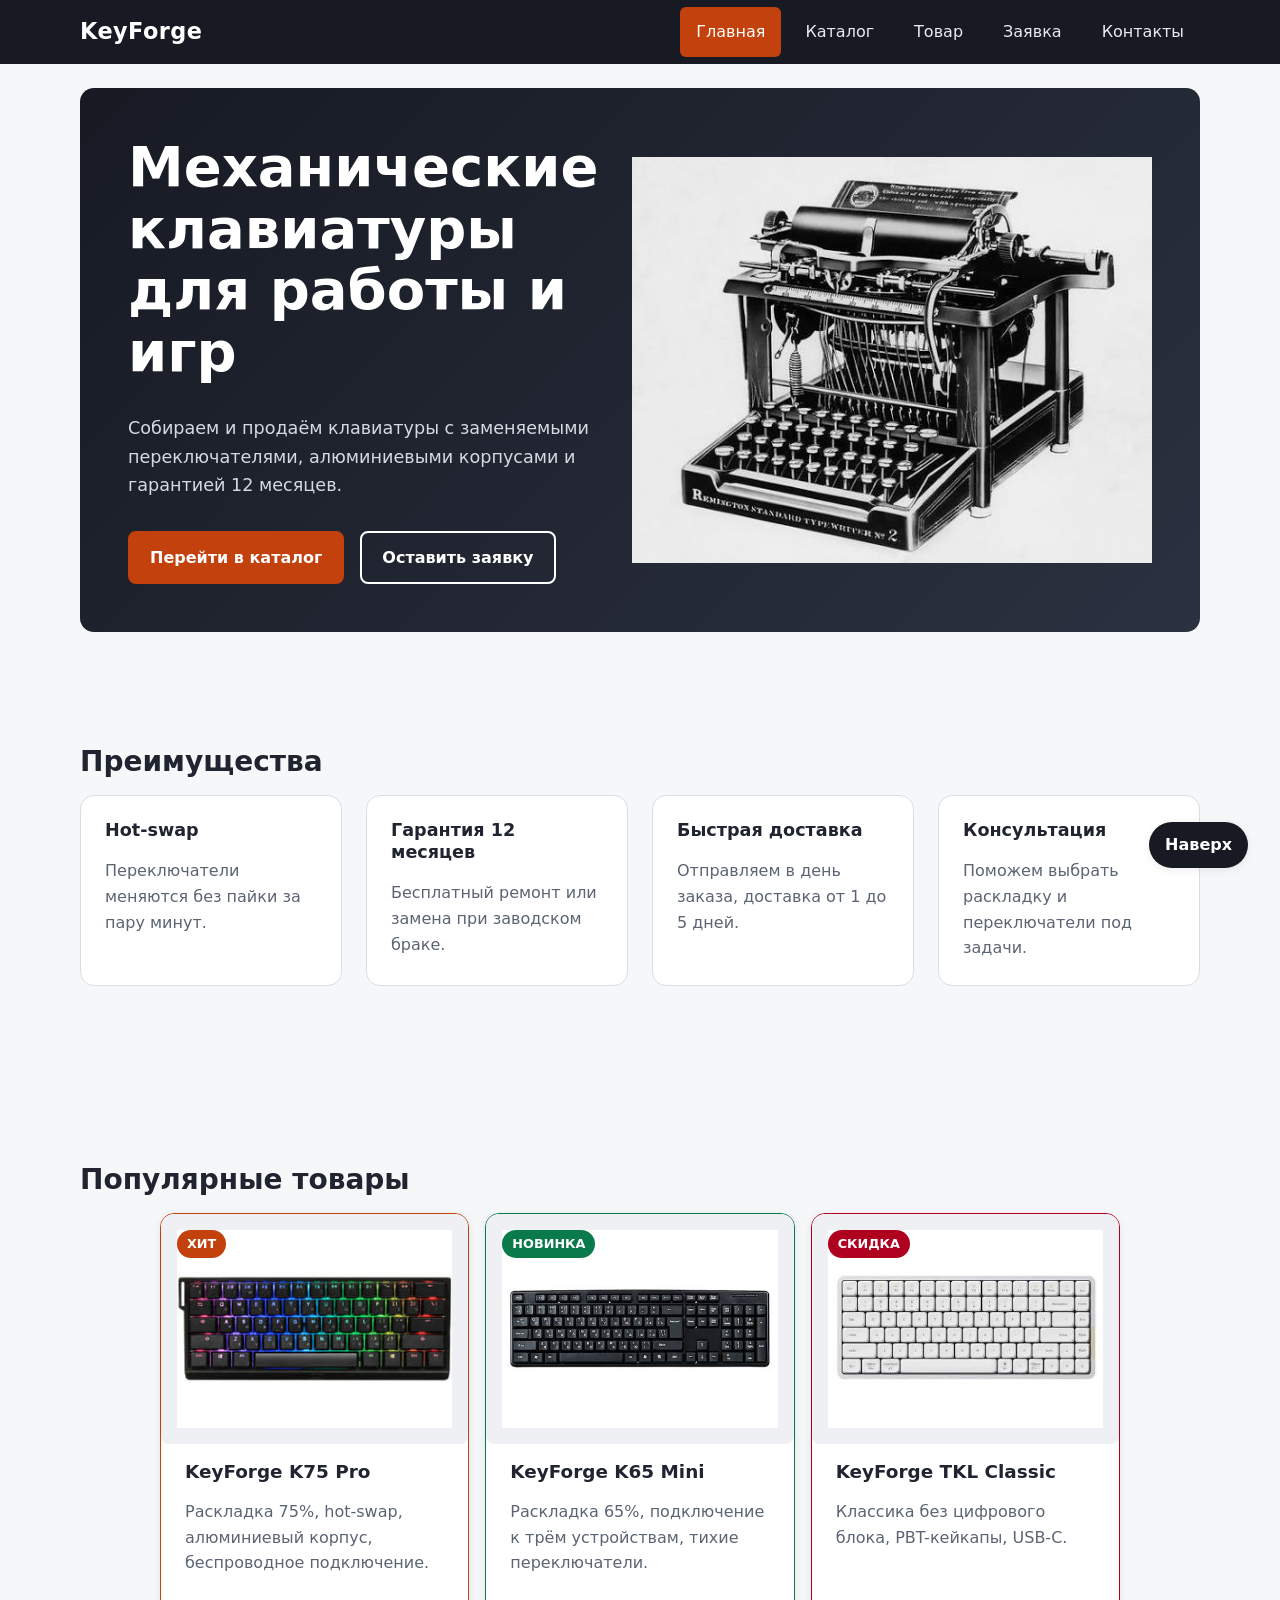
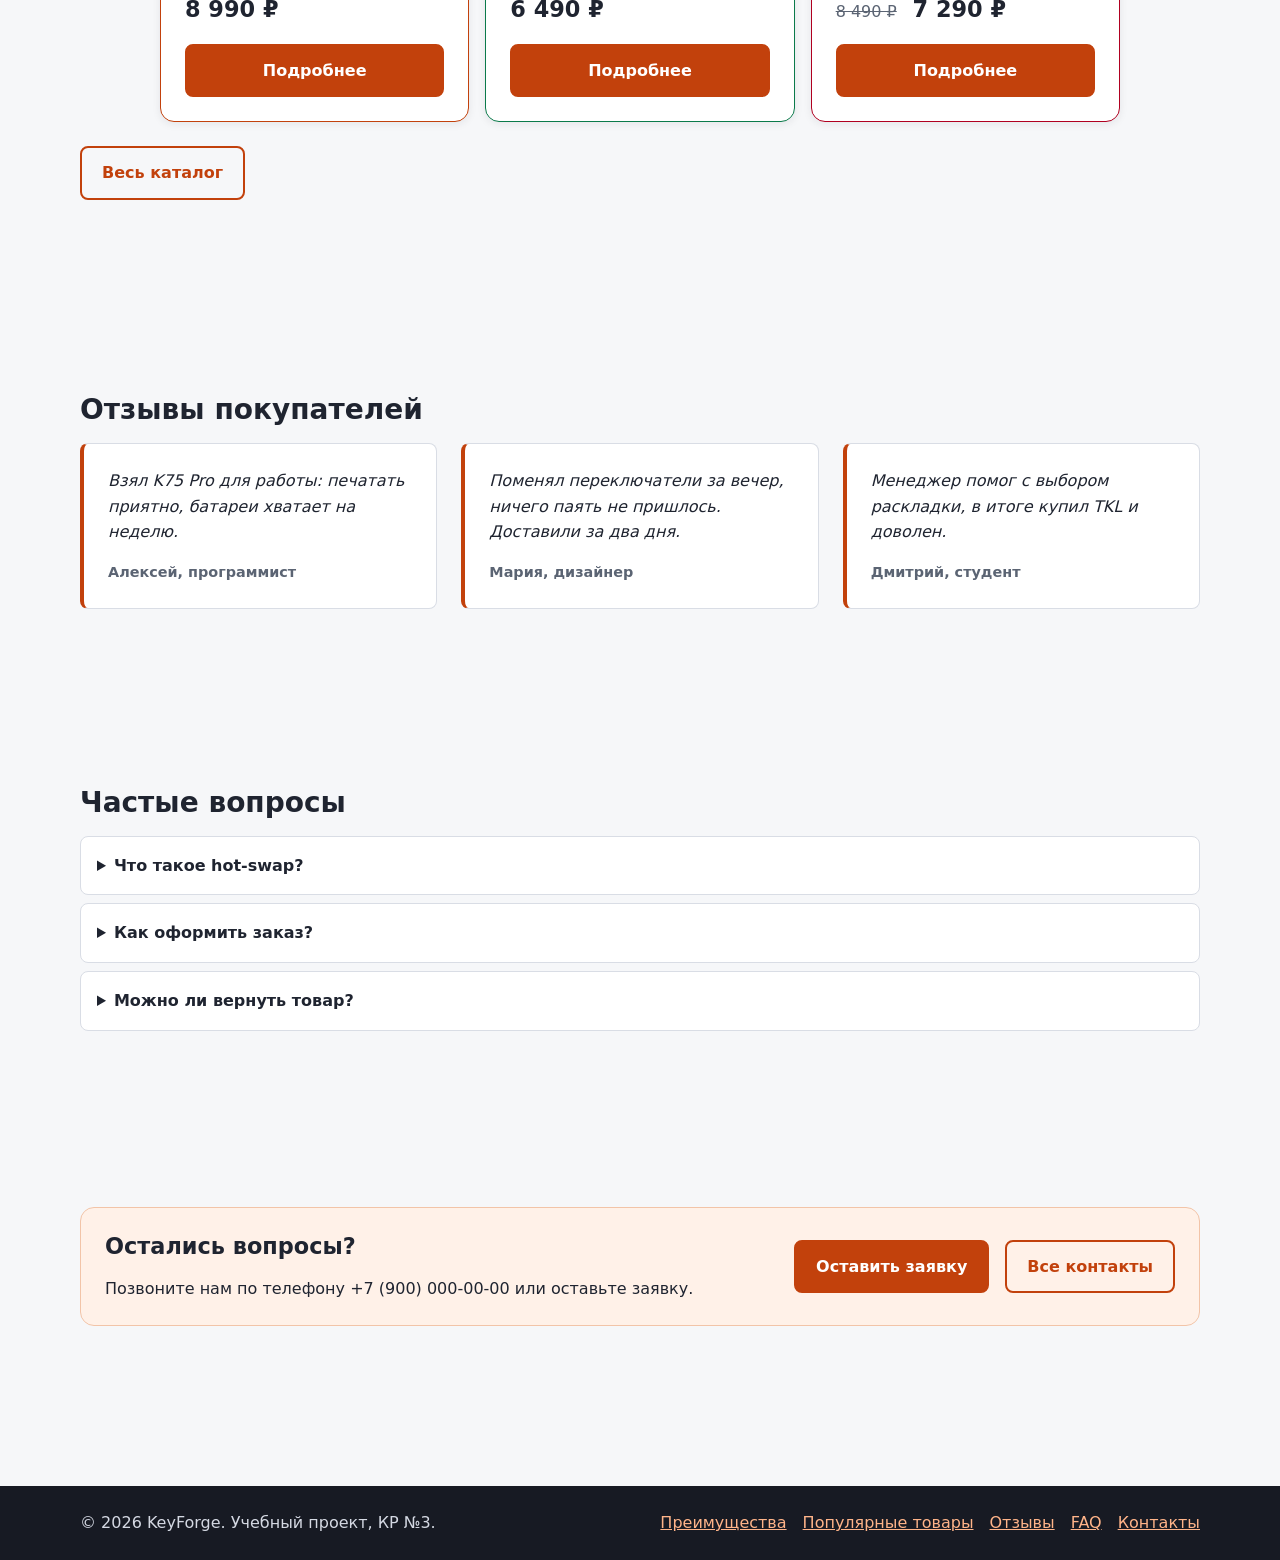
<file: index.html>
<!DOCTYPE html>
<html lang="ru">

<head>
    <meta charset="UTF-8">
    <meta name="viewport" content="width=device-width, initial-scale=1">
    <title>KeyForge — механические клавиатуры</title>
    <meta name="description"
        content="KeyForge: механические клавиатуры для работы и игр. Каталог, характеристики, оформление заявки.">
    <link rel="stylesheet" href="css/style.css">
    <link rel="stylesheet" href="css/responsive.css">
    <script src="js/main.js" defer></script>
</head>

<body>
    <a class="skip-link" href="#main">Перейти к основному содержимому</a>

    <header class="site-header" id="top">
        <div class="site-header__inner">
            <a class="site-header__logo" href="index.html">KeyForge</a>
            <nav class="site-nav" aria-label="Основное меню">
                <ul class="site-nav__list">
                    <li class="site-nav__item"><a class="site-nav__link site-nav__link--active" href="index.html"
                            aria-current="page">Главная</a></li>
                    <li class="site-nav__item"><a class="site-nav__link" href="catalog.html">Каталог</a></li>
                    <li class="site-nav__item"><a class="site-nav__link" href="product.html">Товар</a></li>
                    <li class="site-nav__item"><a class="site-nav__link" href="order.html">Заявка</a></li>
                    <li class="site-nav__item"><a class="site-nav__link" href="contacts.html">Контакты</a></li>
                </ul>
            </nav>
        </div>
    </header>

    <main class="page" id="main">
        <section class="hero" aria-labelledby="hero-title">
            <div class="hero__content">
                <h1 class="hero__title" id="hero-title">Механические клавиатуры для работы и игр</h1>
                <p class="hero__text">Собираем и продаём клавиатуры с заменяемыми переключателями, алюминиевыми
                    корпусами и гарантией 12 месяцев.</p>
                <div class="hero__actions">
                    <a class="button" href="catalog.html">Перейти в каталог</a>
                    <a class="button button--light" href="order.html">Оставить заявку</a>
                </div>
            </div>
            <picture>
                <source media="(min-width: 1200px)" srcset="images/key8.jpeg">
                <source media="(min-width: 768px)" srcset="images/key8.jpeg">
                <img class="hero__image" src="images/key8.jpeg" alt="Механическая клавиатура KeyForge" width="640"
                    height="360" loading="eager">
            </picture>
        </section>

        <section class="section" id="advantages" aria-labelledby="advantages-title">
            <h2 class="section__title" id="advantages-title">Преимущества</h2>
            <ul class="advantages">
                <li class="advantages__item">
                    <h3 class="advantages__title">Hot-swap</h3>
                    <p class="advantages__text">Переключатели меняются без пайки за пару минут.</p>
                </li>
                <li class="advantages__item">
                    <h3 class="advantages__title">Гарантия 12 месяцев</h3>
                    <p class="advantages__text">Бесплатный ремонт или замена при заводском браке.</p>
                </li>
                <li class="advantages__item">
                    <h3 class="advantages__title">Быстрая доставка</h3>
                    <p class="advantages__text">Отправляем в день заказа, доставка от 1 до 5 дней.</p>
                </li>
                <li class="advantages__item">
                    <h3 class="advantages__title">Консультация</h3>
                    <p class="advantages__text">Поможем выбрать раскладку и переключатели под задачи.</p>
                </li>
            </ul>
        </section>

        <section class="section" id="popular" aria-labelledby="popular-title">
            <h2 class="section__title" id="popular-title">Популярные товары</h2>
            <div class="product-grid">
                <article class="product-card product-card--hit">
                    <span class="badge badge--hit product-card__badge">Хит</span>
                    <img class="product-card__image" src="images/key4.jpeg"
                        srcset="images/key4.jpeg 480w, images/key4.jpeg 640w, images/key4.jpeg 960w"
                        sizes="(max-width: 639px) 100vw, (max-width: 1023px) 50vw, 33vw"
                        alt="Клавиатура KeyForge K75 Pro" width="640" height="480" loading="lazy">
                    <div class="product-card__body">
                        <h3 class="product-card__title">KeyForge K75 Pro</h3>
                        <p class="product-card__description">Раскладка 75%, hot-swap, алюминиевый корпус, беспроводное
                            подключение.</p>
                        <p class="product-card__price">8 990 ₽</p>
                        <a class="button product-card__button" href="product.html">Подробнее</a>
                    </div>
                </article>

                <article class="product-card product-card--new">
                    <span class="badge badge--new product-card__badge">Новинка</span>
                    <img class="product-card__image" src="images/key2.jpeg"
                        srcset="images/key2.jpeg 480w, images/key2.jpeg 640w, images/key2.jpeg 960w"
                        sizes="(max-width: 639px) 100vw, (max-width: 1023px) 50vw, 33vw"
                        alt="Клавиатура KeyForge K65 Mini" width="640" height="480" loading="lazy">
                    <div class="product-card__body">
                        <h3 class="product-card__title">KeyForge K65 Mini</h3>
                        <p class="product-card__description">Раскладка 65%, подключение к трём устройствам, тихие
                            переключатели.</p>
                        <p class="product-card__price">6 490 ₽</p>
                        <a class="button product-card__button" href="product.html">Подробнее</a>
                    </div>
                </article>

                <article class="product-card product-card--discount">
                    <span class="badge badge--discount product-card__badge">Скидка</span>
                    <img class="product-card__image" src="images/key3.jpeg" alt="Клавиатура KeyForge TKL Classic"
                        width="640" height="480" loading="lazy">
                    <div class="product-card__body">
                        <h3 class="product-card__title">KeyForge TKL Classic</h3>
                        <p class="product-card__description">Классика без цифрового блока, PBT-кейкапы, USB-C.</p>
                        <p class="product-card__price"><s class="product-card__old-price">8 490 ₽</s> 7 290 ₽</p>
                        <a class="button product-card__button" href="product.html">Подробнее</a>
                    </div>
                </article>
            </div>
            <p class="section__more"><a class="button button--secondary" href="catalog.html">Весь каталог</a></p>
        </section>

        <section class="section" id="reviews" aria-labelledby="reviews-title">
            <h2 class="section__title" id="reviews-title">Отзывы покупателей</h2>
            <div class="reviews">
                <article class="review">
                    <p class="review__text">Взял K75 Pro для работы: печатать приятно, батареи хватает на неделю.</p>
                    <footer class="review__author">Алексей, программист</footer>
                </article>
                <article class="review">
                    <p class="review__text">Поменял переключатели за вечер, ничего паять не пришлось. Доставили за два
                        дня.</p>
                    <footer class="review__author">Мария, дизайнер</footer>
                </article>
                <article class="review">
                    <p class="review__text">Менеджер помог с выбором раскладки, в итоге купил TKL и доволен.</p>
                    <footer class="review__author">Дмитрий, студент</footer>
                </article>
            </div>
        </section>

        <section class="section" id="faq" aria-labelledby="faq-title">
            <h2 class="section__title" id="faq-title">Частые вопросы</h2>
            <div class="faq">
                <details class="faq__item">
                    <summary class="faq__question">Что такое hot-swap?</summary>
                    <p class="faq__answer">Это возможность менять переключатели без пайки: достаточно вынуть старый и
                        вставить новый.</p>
                </details>
                <details class="faq__item">
                    <summary class="faq__question">Как оформить заказ?</summary>
                    <p class="faq__answer">Заполните форму на странице «Заявка», менеджер свяжется с вами в течение
                        рабочего дня.</p>
                </details>
                <details class="faq__item">
                    <summary class="faq__question">Можно ли вернуть товар?</summary>
                    <p class="faq__answer">Да, в течение 14 дней, если товар не был в использовании и сохранена
                        упаковка.</p>
                </details>
            </div>
        </section>

        <section class="section" id="contacts" aria-labelledby="contacts-title">
            <div class="callout">
                <div class="callout__content">
                    <h2 class="callout__title" id="contacts-title">Остались вопросы?</h2>
                    <p class="callout__text">Позвоните нам по телефону +7 (900) 000-00-00 или оставьте заявку.</p>
                </div>
                <div class="callout__actions">
                    <a class="button" href="order.html">Оставить заявку</a>
                    <a class="button button--secondary" href="contacts.html">Все контакты</a>
                </div>
            </div>
        </section>
    </main>

    <footer class="site-footer">
        <div class="site-footer__inner">
            <p class="site-footer__copy">© 2026 KeyForge. Учебный проект, КР №3.</p>
            <ul class="site-footer__links">
                <li><a class="site-footer__link" href="index.html#advantages">Преимущества</a></li>
                <li><a class="site-footer__link" href="index.html#popular">Популярные товары</a></li>
                <li><a class="site-footer__link" href="index.html#reviews">Отзывы</a></li>
                <li><a class="site-footer__link" href="index.html#faq">FAQ</a></li>
                <li><a class="site-footer__link" href="index.html#contacts">Контакты</a></li>
            </ul>
        </div>
    </footer>

    <a class="to-top" href="#top">Наверх</a>
</body>

</html>
</file>
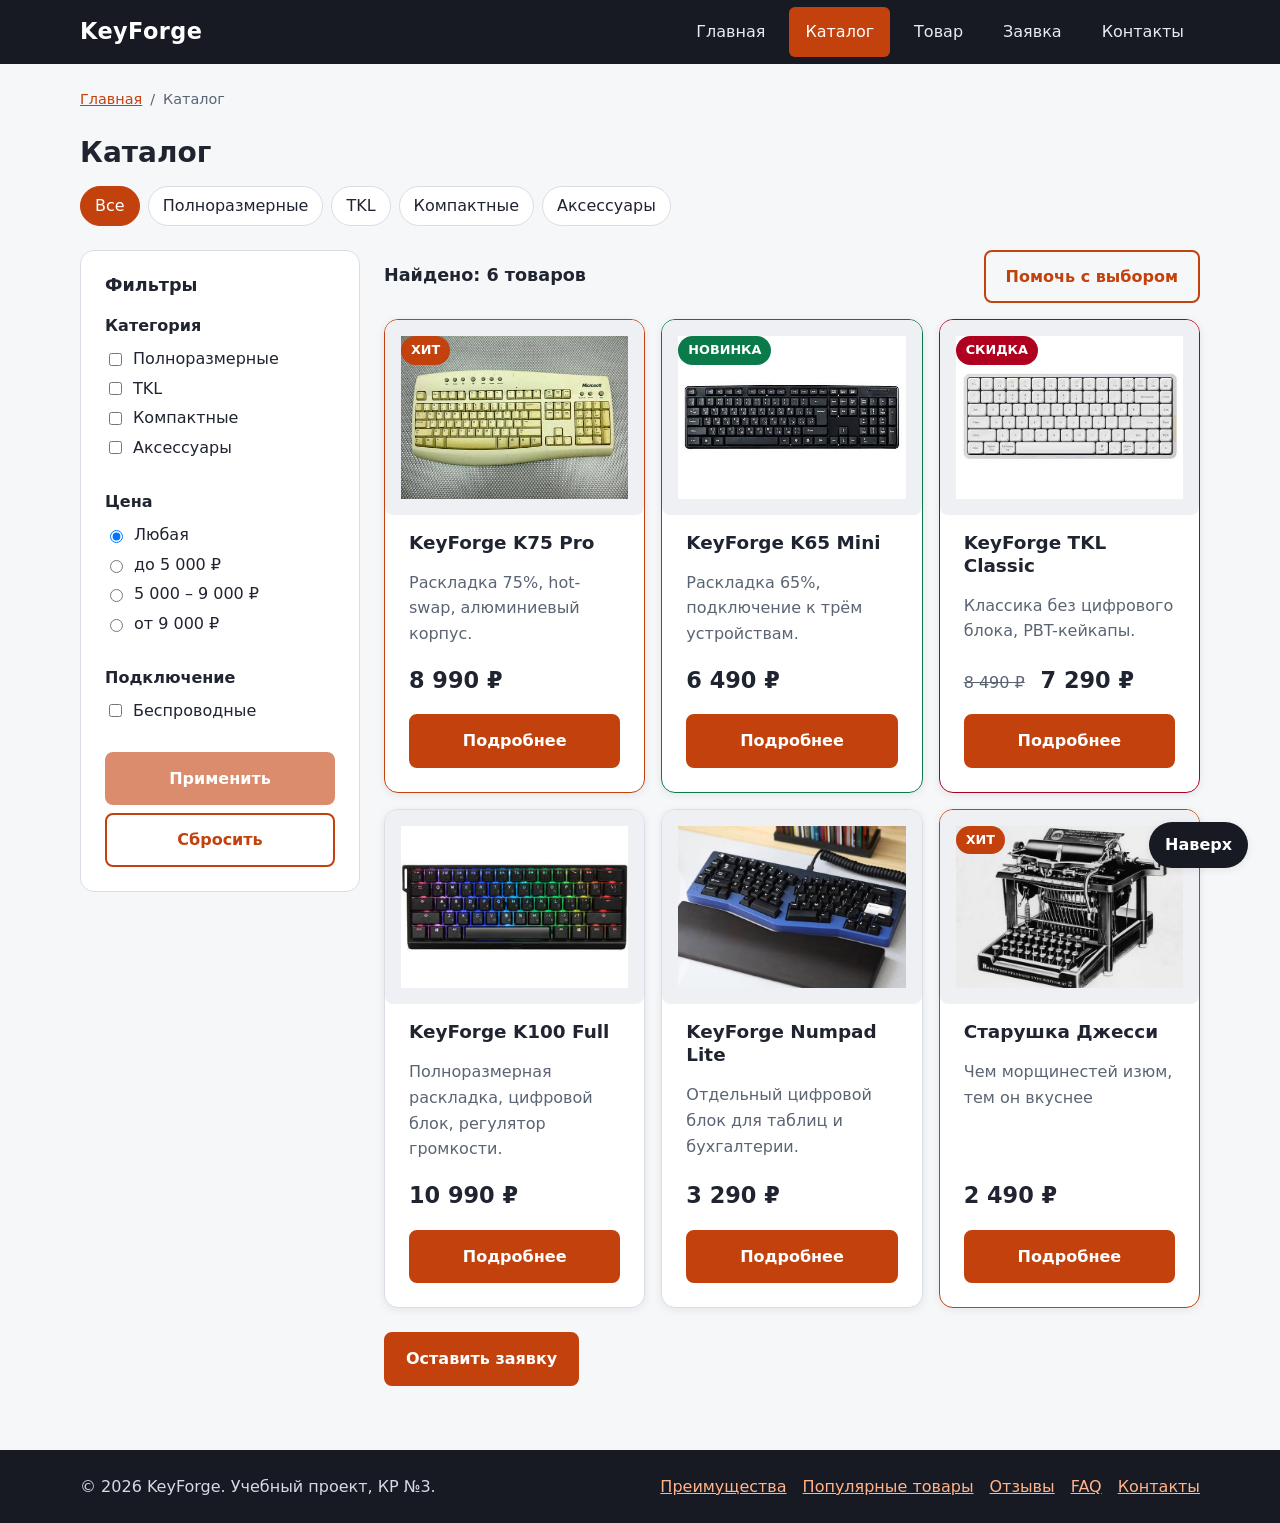
<file: catalog.html>
<!DOCTYPE html>
<html lang="ru">

<head>
    <meta charset="UTF-8">
    <meta name="viewport" content="width=device-width, initial-scale=1">
    <title>Каталог — KeyForge</title>
    <meta name="description" content="Каталог механических клавиатур и аксессуаров KeyForge.">
    <link rel="stylesheet" href="css/style.css">
    <link rel="stylesheet" href="css/responsive.css">
    <script src="js/main.js" defer></script>
</head>

<body>
    <a class="skip-link" href="#main">Перейти к основному содержимому</a>

    <header class="site-header" id="top">
        <div class="site-header__inner">
            <a class="site-header__logo" href="index.html">KeyForge</a>
            <nav class="site-nav" aria-label="Основное меню">
                <ul class="site-nav__list">
                    <li class="site-nav__item"><a class="site-nav__link" href="index.html">Главная</a></li>
                    <li class="site-nav__item"><a class="site-nav__link site-nav__link--active" href="catalog.html"
                            aria-current="page">Каталог</a></li>
                    <li class="site-nav__item"><a class="site-nav__link" href="product.html">Товар</a></li>
                    <li class="site-nav__item"><a class="site-nav__link" href="order.html">Заявка</a></li>
                    <li class="site-nav__item"><a class="site-nav__link" href="contacts.html">Контакты</a></li>
                </ul>
            </nav>
        </div>
    </header>

    <main class="page" id="main">
        <nav class="breadcrumbs" aria-label="Хлебные крошки">
            <ol class="breadcrumbs__list">
                <li class="breadcrumbs__item"><a class="breadcrumbs__link" href="index.html">Главная</a></li>
                <li class="breadcrumbs__item" aria-current="page">Каталог</li>
            </ol>
        </nav>

        <h1 class="section__title">Каталог</h1>

        <ul class="chips">
            <li><a class="chips__link chips__link--active" href="catalog.html">Все</a></li>
            <li><a class="chips__link" href="catalog.html">Полноразмерные</a></li>
            <li><a class="chips__link" href="catalog.html">TKL</a></li>
            <li><a class="chips__link" href="catalog.html">Компактные</a></li>
            <li><a class="chips__link" href="catalog.html">Аксессуары</a></li>
        </ul>

        <div class="catalog">
            <aside class="filters catalog__filters" aria-label="Фильтры">
                <form class="filters__form">
                    <h2 class="filters__title">Фильтры</h2>
                    <fieldset class="filters__group">
                        <legend class="filters__legend">Категория</legend>
                        <label class="filters__option"><input type="checkbox" name="category" value="full">
                            Полноразмерные</label>
                        <label class="filters__option"><input type="checkbox" name="category" value="tkl"> TKL</label>
                        <label class="filters__option"><input type="checkbox" name="category" value="compact">
                            Компактные</label>
                        <label class="filters__option"><input type="checkbox" name="category" value="accessories">
                            Аксессуары</label>
                    </fieldset>
                    <fieldset class="filters__group">
                        <legend class="filters__legend">Цена</legend>
                        <label class="filters__option"><input type="radio" name="price" value="any" checked>
                            Любая</label>
                        <label class="filters__option"><input type="radio" name="price" value="low"> до 5 000 ₽</label>
                        <label class="filters__option"><input type="radio" name="price" value="mid"> 5 000 – 9 000
                            ₽</label>
                        <label class="filters__option"><input type="radio" name="price" value="high"> от 9 000 ₽</label>
                    </fieldset>
                    <fieldset class="filters__group">
                        <legend class="filters__legend">Подключение</legend>
                        <label class="filters__option"><input type="checkbox" name="wireless" value="yes">
                            Беспроводные</label>
                    </fieldset>
                    <div class="filters__actions">
                        <button class="button" type="button" disabled>Применить</button>
                        <button class="button button--secondary" type="reset">Сбросить</button>
                    </div>
                </form>
            </aside>

            <section class="catalog__content" aria-labelledby="catalog-list-title">
                <div class="catalog__toolbar">
                    <h2 class="catalog__count" id="catalog-list-title">Найдено: 6 товаров</h2>
                    <button class="button button--secondary" type="button" data-modal-open="consult-modal">Помочь с
                        выбором</button>
                </div>

                <div class="product-grid">
                    <!-- Товар 1 -->
                    <article class="product-card product-card--hit">
                        <span class="badge badge--hit product-card__badge">Хит</span>
                        <img class="product-card__image" src="images/key6.jpeg" alt="Клавиатура KeyForge K75 Pro"
                            width="640" height="480" loading="lazy">
                        <div class="product-card__body">
                            <h3 class="product-card__title">KeyForge K75 Pro</h3>
                            <p class="product-card__description">Раскладка 75%, hot-swap, алюминиевый корпус.</p>
                            <p class="product-card__price">8 990 ₽</p>
                            <a class="button product-card__button" href="product.html">Подробнее</a>
                        </div>
                    </article>

                    <!-- Товар 2 -->
                    <article class="product-card product-card--new">
                        <span class="badge badge--new product-card__badge">Новинка</span>
                        <img class="product-card__image" src="images/key2.jpeg" alt="Клавиатура KeyForge K65 Mini"
                            width="640" height="480" loading="lazy">
                        <div class="product-card__body">
                            <h3 class="product-card__title">KeyForge K65 Mini</h3>
                            <p class="product-card__description">Раскладка 65%, подключение к трём устройствам.</p>
                            <p class="product-card__price">6 490 ₽</p>
                            <a class="button product-card__button" href="product.html">Подробнее</a>
                        </div>
                    </article>

                    <article class="product-card product-card--discount">
                        <span class="badge badge--discount product-card__badge">Скидка</span>
                        <img class="product-card__image" src="images/key3.jpeg" alt="Клавиатура KeyForge TKL Classic"
                            width="640" height="480" loading="lazy">
                        <div class="product-card__body">
                            <h3 class="product-card__title">KeyForge TKL Classic</h3>
                            <p class="product-card__description">Классика без цифрового блока, PBT-кейкапы.</p>
                            <p class="product-card__price"><s class="product-card__old-price">8 490 ₽</s> 7 290 ₽</p>
                            <a class="button product-card__button" href="product.html">Подробнее</a>
                        </div>
                    </article>

                    <article class="product-card">
                        <img class="product-card__image" src="images/key4.jpeg" alt="Клавиатура KeyForge K100 Full"
                            width="640" height="480" loading="lazy">
                        <div class="product-card__body">
                            <h3 class="product-card__title">KeyForge K100 Full</h3>
                            <p class="product-card__description">Полноразмерная раскладка, цифровой блок, регулятор
                                громкости.</p>
                            <p class="product-card__price">10 990 ₽</p>
                            <a class="button product-card__button" href="product.html">Подробнее</a>
                        </div>
                    </article>

                    <article class="product-card">
                        <img class="product-card__image" src="images/key5.jpeg" alt="Цифровой блок KeyForge Numpad Lite"
                            width="640" height="480" loading="lazy">
                        <div class="product-card__body">
                            <h3 class="product-card__title">KeyForge Numpad Lite</h3>
                            <p class="product-card__description">Отдельный цифровой блок для таблиц и бухгалтерии.</p>
                            <p class="product-card__price">3 290 ₽</p>
                            <a class="button product-card__button" href="product.html">Подробнее</a>
                        </div>
                    </article>

                    <!-- Товар 6 -->
                    <article class="product-card product-card--hit">
                        <span class="badge badge--hit product-card__badge">Хит</span>
                        <img class="product-card__image" src="images/key8.jpeg" alt="Набор кейкапов PBT" width="640"
                            height="480" loading="lazy">
                        <div class="product-card__body">
                            <h3 class="product-card__title">Старушка Джесси</h3>
                            <p class="product-card__description">Чем морщинестей изюм, тем он вкуснее</p>
                            <p class="product-card__price">2 490 ₽</p>
                            <a class="button product-card__button" href="product.html">Подробнее</a>
                        </div>
                    </article>
                </div>

                <p class="section__more"><a class="button" href="order.html">Оставить заявку</a></p>
            </section>
        </div>
    </main>

    <dialog class="modal" id="consult-modal" aria-labelledby="consult-title">
        <div class="modal__content">
            <h2 class="modal__title" id="consult-title">Поможем с выбором</h2>
            <p class="modal__text">Оставьте контакты, и менеджер перезвонит вам.</p>
            <form class="order-form order-form--plain" method="dialog">
                <div class="order-form__field">
                    <label class="order-form__label" for="modal-name">Имя</label>
                    <input class="order-form__input" type="text" id="modal-name" name="name" autocomplete="name"
                        required>
                </div>
                <div class="order-form__field">
                    <label class="order-form__label" for="modal-phone">Телефон</label>
                    <input class="order-form__input" type="tel" id="modal-phone" name="phone" autocomplete="tel"
                        required>
                </div>
                <div class="order-form__field order-form__field--checkbox">
                    <input type="checkbox" id="modal-consent" name="consent" required>
                    <label class="order-form__label" for="modal-consent">Согласен на обработку персональных
                        данных</label>
                </div>
                <div class="order-form__actions">
                    <button class="button" type="submit">Перезвоните мне</button>
                    <button class="button button--secondary" type="button" data-modal-close>Закрыть</button>
                </div>
            </form>
        </div>
    </dialog>

    <footer class="site-footer">
        <div class="site-footer__inner">
            <p class="site-footer__copy">© 2026 KeyForge. Учебный проект, КР №3.</p>
            <ul class="site-footer__links">
                <li><a class="site-footer__link" href="index.html#advantages">Преимущества</a></li>
                <li><a class="site-footer__link" href="index.html#popular">Популярные товары</a></li>
                <li><a class="site-footer__link" href="index.html#reviews">Отзывы</a></li>
                <li><a class="site-footer__link" href="index.html#faq">FAQ</a></li>
                <li><a class="site-footer__link" href="index.html#contacts">Контакты</a></li>
            </ul>
        </div>
    </footer>

    <a class="to-top" href="#top">Наверх</a>
</body>

</html>
</file>
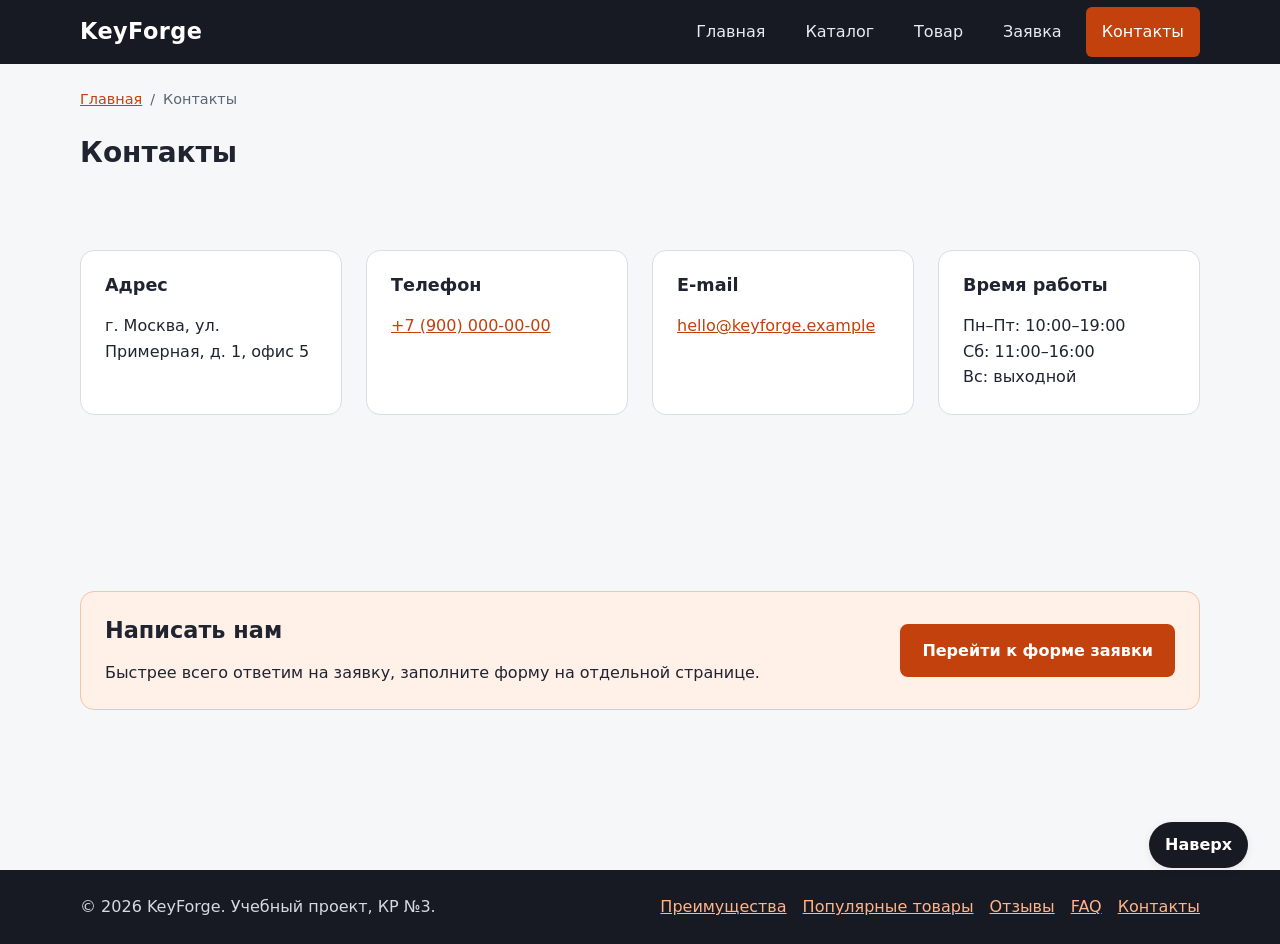
<file: contacts.html>
<!DOCTYPE html>
<html lang="ru">
<head>
    <meta charset="UTF-8">
    <meta name="viewport" content="width=device-width, initial-scale=1">
    <title>Контакты — KeyForge</title>
    <meta name="description" content="Адрес, телефон, e-mail и время работы магазина KeyForge.">
    <link rel="stylesheet" href="css/style.css">
    <link rel="stylesheet" href="css/responsive.css">
    <script src="js/main.js" defer></script>
</head>
<body>
    <a class="skip-link" href="#main">Перейти к основному содержимому</a>

    <header class="site-header" id="top">
        <div class="site-header__inner">
            <a class="site-header__logo" href="index.html">KeyForge</a>
            <nav class="site-nav" aria-label="Основное меню">
                <ul class="site-nav__list">
                    <li class="site-nav__item"><a class="site-nav__link" href="index.html">Главная</a></li>
                    <li class="site-nav__item"><a class="site-nav__link" href="catalog.html">Каталог</a></li>
                    <li class="site-nav__item"><a class="site-nav__link" href="product.html">Товар</a></li>
                    <li class="site-nav__item"><a class="site-nav__link" href="order.html">Заявка</a></li>
                    <li class="site-nav__item"><a class="site-nav__link site-nav__link--active" href="contacts.html" aria-current="page">Контакты</a></li>
                </ul>
            </nav>
        </div>
    </header>

    <main class="page" id="main">
        <nav class="breadcrumbs" aria-label="Хлебные крошки">
            <ol class="breadcrumbs__list">
                <li class="breadcrumbs__item"><a class="breadcrumbs__link" href="index.html">Главная</a></li>
                <li class="breadcrumbs__item" aria-current="page">Контакты</li>
            </ol>
        </nav>

        <h1 class="section__title">Контакты</h1>

        <section class="section" aria-labelledby="contacts-info-title">
            <h2 class="visually-hidden" id="contacts-info-title">Контактная информация</h2>
            <div class="contacts">
                <article class="contact-card">
                    <h3 class="contact-card__title">Адрес</h3>
                    <address class="contact-card__text">г. Москва, ул. Примерная, д. 1, офис 5</address>
                </article>
                <article class="contact-card">
                    <h3 class="contact-card__title">Телефон</h3>
                    <p class="contact-card__text"><a href="tel:+79000000000">+7 (900) 000-00-00</a></p>
                </article>
                <article class="contact-card">
                    <h3 class="contact-card__title">E-mail</h3>
                    <p class="contact-card__text"><a href="mailto:hello@keyforge.example">hello@keyforge.example</a></p>
                </article>
                <article class="contact-card">
                    <h3 class="contact-card__title">Время работы</h3>
                    <p class="contact-card__text">Пн–Пт: 10:00–19:00<br>Сб: 11:00–16:00<br>Вс: выходной</p>
                </article>
            </div>
        </section>

        <section class="section" aria-labelledby="contacts-cta-title">
            <div class="callout">
                <div class="callout__content">
                    <h2 class="callout__title" id="contacts-cta-title">Написать нам</h2>
                    <p class="callout__text">Быстрее всего ответим на заявку, заполните форму на отдельной странице.</p>
                </div>
                <div class="callout__actions">
                    <a class="button" href="order.html">Перейти к форме заявки</a>
                </div>
            </div>
        </section>
    </main>

    <footer class="site-footer">
        <div class="site-footer__inner">
            <p class="site-footer__copy">© 2026 KeyForge. Учебный проект, КР №3.</p>
            <ul class="site-footer__links">
                <li><a class="site-footer__link" href="index.html#advantages">Преимущества</a></li>
                <li><a class="site-footer__link" href="index.html#popular">Популярные товары</a></li>
                <li><a class="site-footer__link" href="index.html#reviews">Отзывы</a></li>
                <li><a class="site-footer__link" href="index.html#faq">FAQ</a></li>
                <li><a class="site-footer__link" href="index.html#contacts">Контакты</a></li>
            </ul>
        </div>
    </footer>

    <a class="to-top" href="#top">Наверх</a>
</body>
</html>
</file>
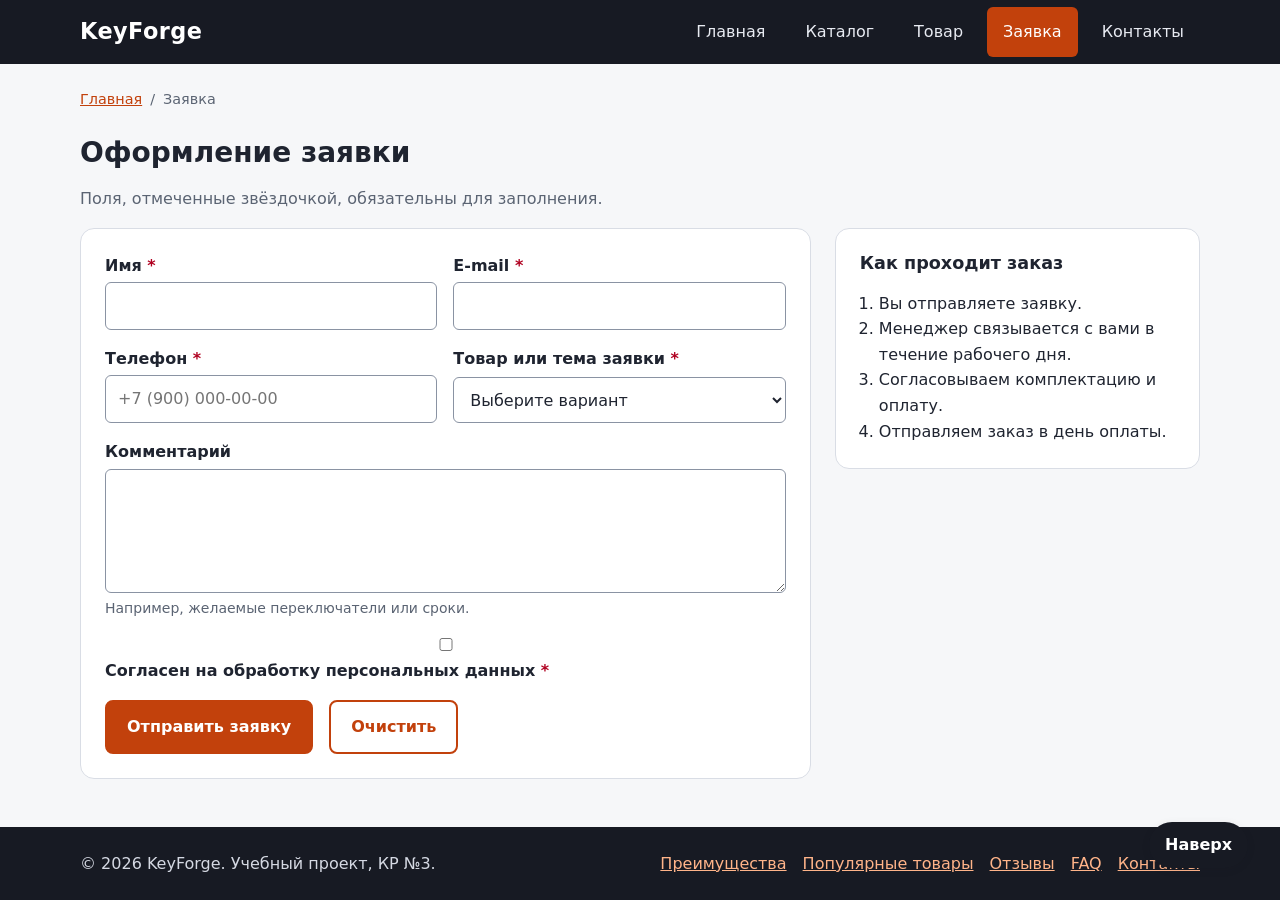
<file: order.html>
<!DOCTYPE html>
<html lang="ru">
<head>
    <meta charset="UTF-8">
    <meta name="viewport" content="width=device-width, initial-scale=1">
    <title>Оформление заявки — KeyForge</title>
    <meta name="description" content="Оставьте заявку на покупку клавиатуры KeyForge, менеджер свяжется с вами.">
    <link rel="stylesheet" href="css/style.css">
    <link rel="stylesheet" href="css/responsive.css">
    <script src="js/main.js" defer></script>
</head>
<body>
    <a class="skip-link" href="#main">Перейти к основному содержимому</a>

    <header class="site-header" id="top">
        <div class="site-header__inner">
            <a class="site-header__logo" href="index.html">KeyForge</a>
            <nav class="site-nav" aria-label="Основное меню">
                <ul class="site-nav__list">
                    <li class="site-nav__item"><a class="site-nav__link" href="index.html">Главная</a></li>
                    <li class="site-nav__item"><a class="site-nav__link" href="catalog.html">Каталог</a></li>
                    <li class="site-nav__item"><a class="site-nav__link" href="product.html">Товар</a></li>
                    <li class="site-nav__item"><a class="site-nav__link site-nav__link--active" href="order.html" aria-current="page">Заявка</a></li>
                    <li class="site-nav__item"><a class="site-nav__link" href="contacts.html">Контакты</a></li>
                </ul>
            </nav>
        </div>
    </header>

    <main class="page" id="main">
        <nav class="breadcrumbs" aria-label="Хлебные крошки">
            <ol class="breadcrumbs__list">
                <li class="breadcrumbs__item"><a class="breadcrumbs__link" href="index.html">Главная</a></li>
                <li class="breadcrumbs__item" aria-current="page">Заявка</li>
            </ol>
        </nav>

        <h1 class="section__title">Оформление заявки</h1>
        <p class="section__lead">Поля, отмеченные звёздочкой, обязательны для заполнения.</p>

        <div class="form-layout">
            <section aria-labelledby="form-title">
                <h2 class="visually-hidden" id="form-title">Форма заявки</h2>
                <form class="order-form" action="order.html" method="get">
                    <div class="order-form__field">
                        <label class="order-form__label" for="order-name">Имя <span class="order-form__required">*</span></label>
                        <input class="order-form__input" type="text" id="order-name" name="name" autocomplete="name" required>
                    </div>
                    <div class="order-form__field">
                        <label class="order-form__label" for="order-email">E-mail <span class="order-form__required">*</span></label>
                        <input class="order-form__input" type="email" id="order-email" name="email" autocomplete="email" required>
                    </div>
                    <div class="order-form__field">
                        <label class="order-form__label" for="order-phone">Телефон <span class="order-form__required">*</span></label>
                        <input class="order-form__input" type="tel" id="order-phone" name="phone" autocomplete="tel" placeholder="+7 (900) 000-00-00" required>
                    </div>
                    <div class="order-form__field">
                        <label class="order-form__label" for="order-topic">Товар или тема заявки <span class="order-form__required">*</span></label>
                        <select class="order-form__input" id="order-topic" name="topic" required>
                            <option value="">Выберите вариант</option>
                            <option>KeyForge K75 Pro</option>
                            <option>KeyForge K65 Mini</option>
                            <option>KeyForge TKL Classic</option>
                            <option>KeyForge K100 Full</option>
                            <option>KeyForge Numpad Lite</option>
                            <option>Набор кейкапов PBT</option>
                            <option>Консультация по выбору</option>
                        </select>
                    </div>
                    <div class="order-form__field order-form__field--wide">
                        <label class="order-form__label" for="order-comment">Комментарий</label>
                        <textarea class="order-form__input order-form__input--textarea" id="order-comment" name="comment" rows="4"></textarea>
                        <span class="order-form__hint">Например, желаемые переключатели или сроки.</span>
                    </div>
                    <div class="order-form__field order-form__field--checkbox order-form__field--wide">
                        <input type="checkbox" id="order-consent" name="consent" required>
                        <label class="order-form__label" for="order-consent">Согласен на обработку персональных данных <span class="order-form__required">*</span></label>
                    </div>
                    <div class="order-form__actions order-form__field--wide">
                        <button class="button" type="submit">Отправить заявку</button>
                        <button class="button button--secondary" type="reset">Очистить</button>
                    </div>
                </form>
            </section>

            <aside class="info-box info-box--sticky" aria-labelledby="steps-title">
                <h2 class="info-box__title" id="steps-title">Как проходит заказ</h2>
                <ol class="info-box__list">
                    <li>Вы отправляете заявку.</li>
                    <li>Менеджер связывается с вами в течение рабочего дня.</li>
                    <li>Согласовываем комплектацию и оплату.</li>
                    <li>Отправляем заказ в день оплаты.</li>
                </ol>
            </aside>
        </div>
    </main>

    <footer class="site-footer">
        <div class="site-footer__inner">
            <p class="site-footer__copy">© 2026 KeyForge. Учебный проект, КР №3.</p>
            <ul class="site-footer__links">
                <li><a class="site-footer__link" href="index.html#advantages">Преимущества</a></li>
                <li><a class="site-footer__link" href="index.html#popular">Популярные товары</a></li>
                <li><a class="site-footer__link" href="index.html#reviews">Отзывы</a></li>
                <li><a class="site-footer__link" href="index.html#faq">FAQ</a></li>
                <li><a class="site-footer__link" href="index.html#contacts">Контакты</a></li>
            </ul>
        </div>
    </footer>

    <a class="to-top" href="#top">Наверх</a>
</body>
</html>
</file>
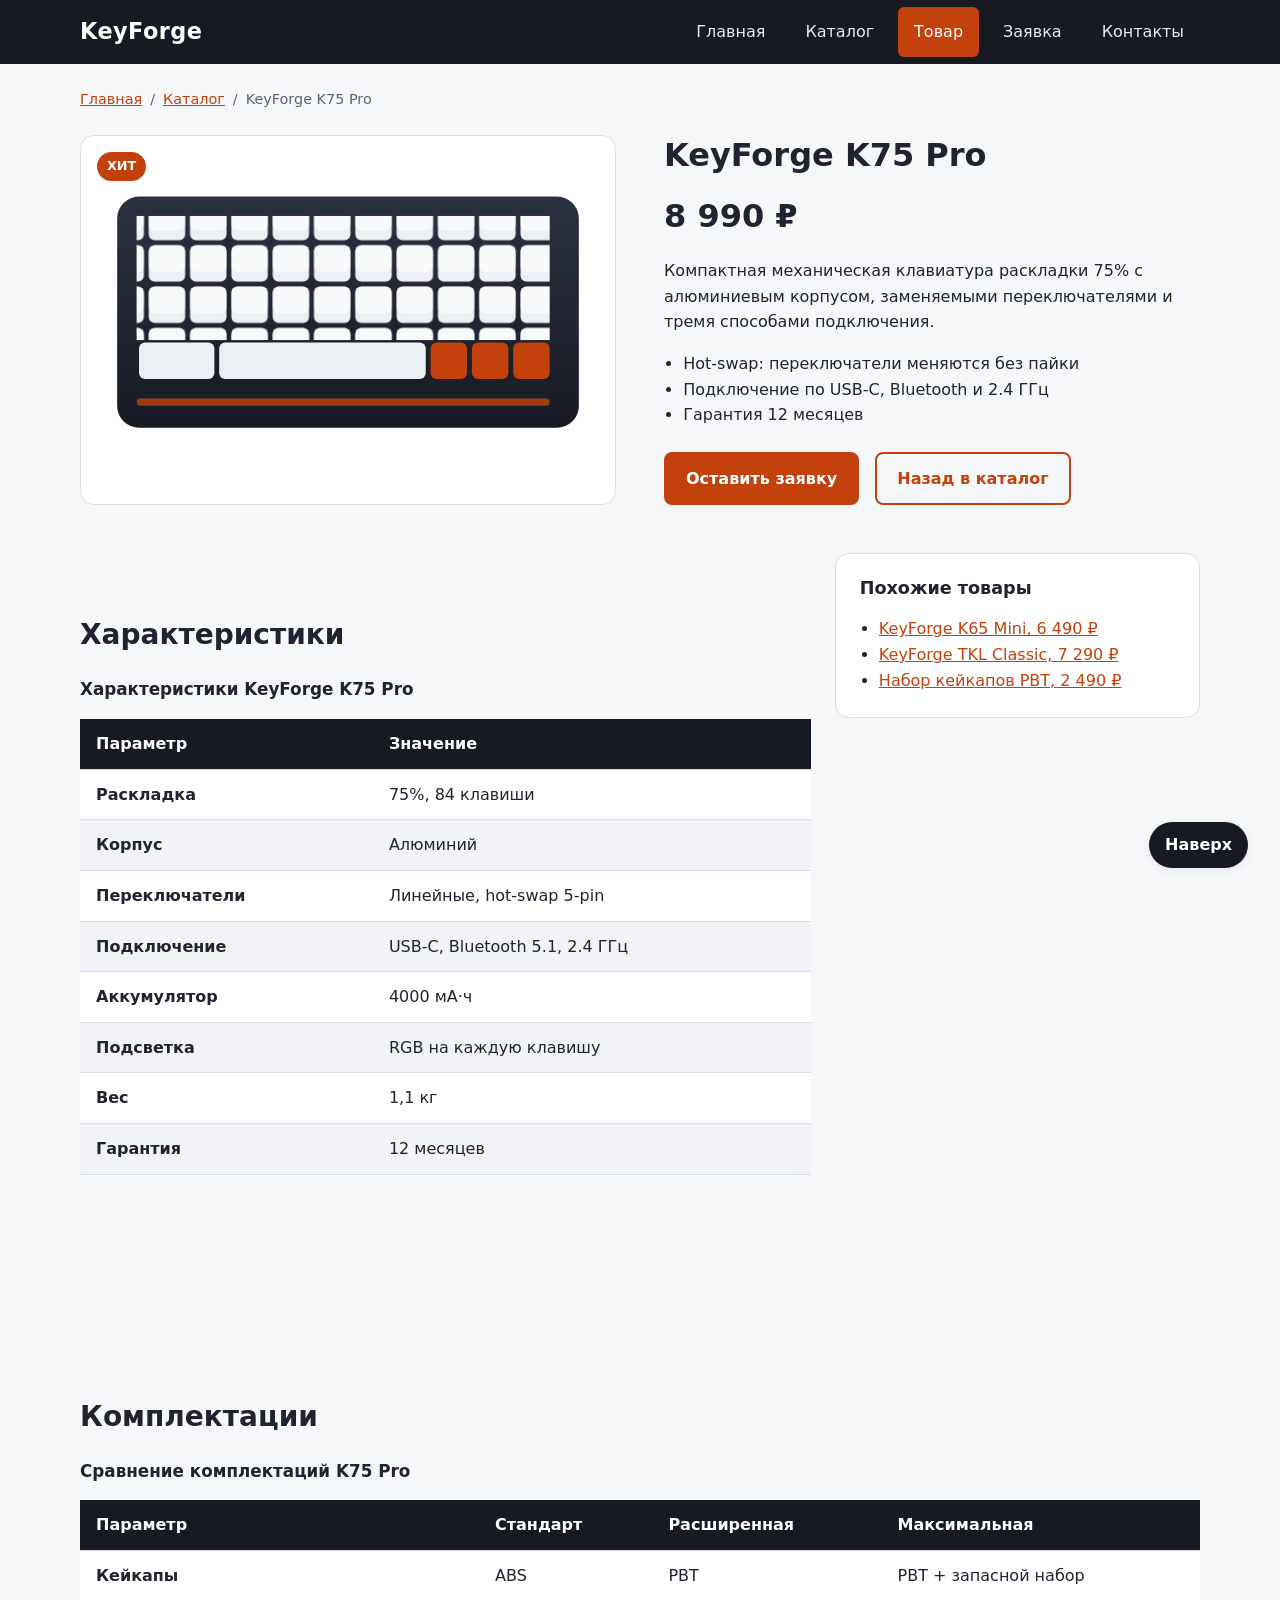
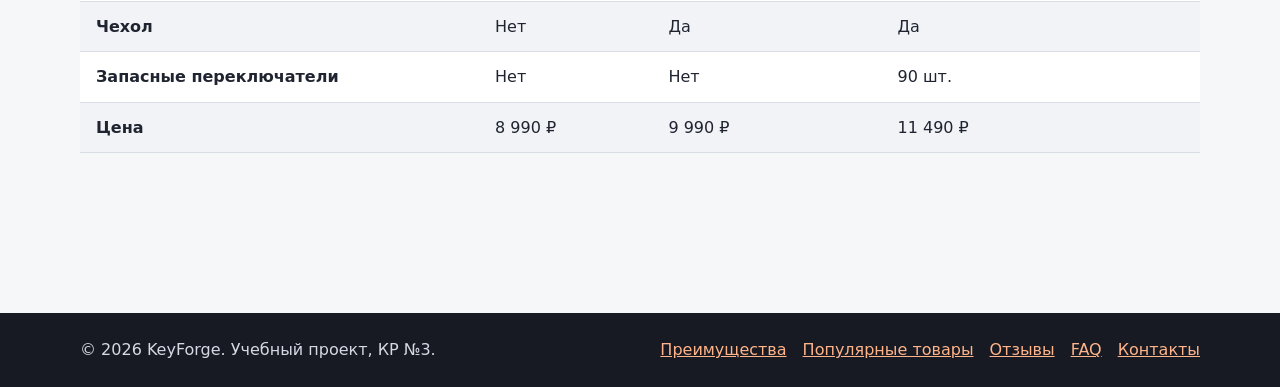
<file: product.html>
<!DOCTYPE html>
<html lang="ru">
<head>
    <meta charset="UTF-8">
    <meta name="viewport" content="width=device-width, initial-scale=1">
    <title>KeyForge K75 Pro — характеристики и цена</title>
    <meta name="description" content="Механическая клавиатура KeyForge K75 Pro: характеристики, комплектации, цена.">
    <link rel="stylesheet" href="css/style.css">
    <link rel="stylesheet" href="css/responsive.css">
    <script src="js/main.js" defer></script>
</head>
<body>
    <a class="skip-link" href="#main">Перейти к основному содержимому</a>

    <header class="site-header" id="top">
        <div class="site-header__inner">
            <a class="site-header__logo" href="index.html">KeyForge</a>
            <nav class="site-nav" aria-label="Основное меню">
                <ul class="site-nav__list">
                    <li class="site-nav__item"><a class="site-nav__link" href="index.html">Главная</a></li>
                    <li class="site-nav__item"><a class="site-nav__link" href="catalog.html">Каталог</a></li>
                    <li class="site-nav__item"><a class="site-nav__link site-nav__link--active" href="product.html" aria-current="page">Товар</a></li>
                    <li class="site-nav__item"><a class="site-nav__link" href="order.html">Заявка</a></li>
                    <li class="site-nav__item"><a class="site-nav__link" href="contacts.html">Контакты</a></li>
                </ul>
            </nav>
        </div>
    </header>

    <main class="page" id="main">
        <nav class="breadcrumbs" aria-label="Хлебные крошки">
            <ol class="breadcrumbs__list">
                <li class="breadcrumbs__item"><a class="breadcrumbs__link" href="index.html">Главная</a></li>
                <li class="breadcrumbs__item"><a class="breadcrumbs__link" href="catalog.html">Каталог</a></li>
                <li class="breadcrumbs__item" aria-current="page">KeyForge K75 Pro</li>
            </ol>
        </nav>

        <section class="product" aria-labelledby="product-title">
            <figure class="product__gallery">
                <span class="badge badge--hit product__badge">Хит</span>
                <img class="product__image" src="images/keyboard.svg" alt="Клавиатура KeyForge K75 Pro" width="640" height="480">
            </figure>
            <div class="product__info">
                <h1 class="product__title" id="product-title">KeyForge K75 Pro</h1>
                <p class="product__price">8 990 ₽</p>
                <p class="product__description">Компактная механическая клавиатура раскладки 75% с алюминиевым корпусом, заменяемыми переключателями и тремя способами подключения.</p>
                <ul class="product__list">
                    <li>Hot-swap: переключатели меняются без пайки</li>
                    <li>Подключение по USB-C, Bluetooth и 2.4 ГГц</li>
                    <li>Гарантия 12 месяцев</li>
                </ul>
                <div class="product__actions">
                    <a class="button" href="order.html">Оставить заявку</a>
                    <a class="button button--secondary" href="catalog.html">Назад в каталог</a>
                </div>
            </div>
        </section>

        <div class="product-details">
            <section class="section" aria-labelledby="specs-title">
                <h2 class="section__title" id="specs-title">Характеристики</h2>
                <div class="spec-table-wrap">
                    <table class="spec-table">
                        <caption class="spec-table__caption">Характеристики KeyForge K75 Pro</caption>
                        <thead class="spec-table__head">
                            <tr class="spec-table__row">
                                <th class="spec-table__cell" scope="col">Параметр</th>
                                <th class="spec-table__cell" scope="col">Значение</th>
                            </tr>
                        </thead>
                        <tbody>
                            <tr class="spec-table__row">
                                <th class="spec-table__cell" scope="row">Раскладка</th>
                                <td class="spec-table__cell" data-label="Значение">75%, 84 клавиши</td>
                            </tr>
                            <tr class="spec-table__row">
                                <th class="spec-table__cell" scope="row">Корпус</th>
                                <td class="spec-table__cell" data-label="Значение">Алюминий</td>
                            </tr>
                            <tr class="spec-table__row">
                                <th class="spec-table__cell" scope="row">Переключатели</th>
                                <td class="spec-table__cell" data-label="Значение">Линейные, hot-swap 5-pin</td>
                            </tr>
                            <tr class="spec-table__row">
                                <th class="spec-table__cell" scope="row">Подключение</th>
                                <td class="spec-table__cell" data-label="Значение">USB-C, Bluetooth 5.1, 2.4 ГГц</td>
                            </tr>
                            <tr class="spec-table__row">
                                <th class="spec-table__cell" scope="row">Аккумулятор</th>
                                <td class="spec-table__cell" data-label="Значение">4000 мА·ч</td>
                            </tr>
                            <tr class="spec-table__row">
                                <th class="spec-table__cell" scope="row">Подсветка</th>
                                <td class="spec-table__cell" data-label="Значение">RGB на каждую клавишу</td>
                            </tr>
                            <tr class="spec-table__row">
                                <th class="spec-table__cell" scope="row">Вес</th>
                                <td class="spec-table__cell" data-label="Значение">1,1 кг</td>
                            </tr>
                            <tr class="spec-table__row">
                                <th class="spec-table__cell" scope="row">Гарантия</th>
                                <td class="spec-table__cell" data-label="Значение">12 месяцев</td>
                            </tr>
                        </tbody>
                    </table>
                </div>
            </section>

            <aside class="info-box info-box--sticky" aria-labelledby="similar-title">
                <h2 class="info-box__title" id="similar-title">Похожие товары</h2>
                <ul class="info-box__list">
                    <li><a href="product.html">KeyForge K65 Mini, 6 490 ₽</a></li>
                    <li><a href="product.html">KeyForge TKL Classic, 7 290 ₽</a></li>
                    <li><a href="product.html">Набор кейкапов PBT, 2 490 ₽</a></li>
                </ul>
            </aside>
        </div>

        <section class="section" aria-labelledby="packages-title">
            <h2 class="section__title" id="packages-title">Комплектации</h2>
            <div class="spec-table-wrap">
                <table class="spec-table">
                    <caption class="spec-table__caption">Сравнение комплектаций K75 Pro</caption>
                    <thead class="spec-table__head">
                        <tr class="spec-table__row">
                            <th class="spec-table__cell" scope="col">Параметр</th>
                            <th class="spec-table__cell" scope="col">Стандарт</th>
                            <th class="spec-table__cell" scope="col">Расширенная</th>
                            <th class="spec-table__cell" scope="col">Максимальная</th>
                        </tr>
                    </thead>
                    <tbody>
                        <tr class="spec-table__row">
                            <th class="spec-table__cell" scope="row">Кейкапы</th>
                            <td class="spec-table__cell" data-label="Стандарт">ABS</td>
                            <td class="spec-table__cell" data-label="Расширенная">PBT</td>
                            <td class="spec-table__cell" data-label="Максимальная">PBT + запасной набор</td>
                        </tr>
                        <tr class="spec-table__row">
                            <th class="spec-table__cell" scope="row">Чехол</th>
                            <td class="spec-table__cell" data-label="Стандарт">Нет</td>
                            <td class="spec-table__cell" data-label="Расширенная">Да</td>
                            <td class="spec-table__cell" data-label="Максимальная">Да</td>
                        </tr>
                        <tr class="spec-table__row">
                            <th class="spec-table__cell" scope="row">Запасные переключатели</th>
                            <td class="spec-table__cell" data-label="Стандарт">Нет</td>
                            <td class="spec-table__cell" data-label="Расширенная">Нет</td>
                            <td class="spec-table__cell" data-label="Максимальная">90 шт.</td>
                        </tr>
                        <tr class="spec-table__row">
                            <th class="spec-table__cell" scope="row">Цена</th>
                            <td class="spec-table__cell" data-label="Стандарт">8 990 ₽</td>
                            <td class="spec-table__cell" data-label="Расширенная">9 990 ₽</td>
                            <td class="spec-table__cell" data-label="Максимальная">11 490 ₽</td>
                        </tr>
                    </tbody>
                </table>
            </div>
        </section>
    </main>

    <footer class="site-footer">
        <div class="site-footer__inner">
            <p class="site-footer__copy">© 2026 KeyForge. Учебный проект, КР №3.</p>
            <ul class="site-footer__links">
                <li><a class="site-footer__link" href="index.html#advantages">Преимущества</a></li>
                <li><a class="site-footer__link" href="index.html#popular">Популярные товары</a></li>
                <li><a class="site-footer__link" href="index.html#reviews">Отзывы</a></li>
                <li><a class="site-footer__link" href="index.html#faq">FAQ</a></li>
                <li><a class="site-footer__link" href="index.html#contacts">Контакты</a></li>
            </ul>
        </div>
    </footer>

    <a class="to-top" href="#top">Наверх</a>
</body>
</html>
</file>
<file: css/style.css>
:root {
    --color-bg: #f6f7f9;
    --color-surface: #ffffff;
    --color-text: #1f2430;
    --color-muted: #5b6473;
    --color-primary: #c2410c;
    --color-primary-dark: #9a3412;
    --color-dark: #171a23;
    --color-success: #0b7a4b;
    --color-danger: #b00020;
    --color-border: #d9dde5;

    --space-xs: 4px;
    --space-sm: 8px;
    --space-md: 16px;
    --space-lg: 24px;
    --space-xl: 48px;

    --radius-sm: 6px;
    --radius-md: 8px;
    --radius-lg: 14px;

    --shadow-card: 0 2px 8px rgba(23, 26, 35, 0.08);
    --shadow-hover: 0 8px 24px rgba(23, 26, 35, 0.16);

    --z-badge: 2;
    --z-header: 100;
    --z-to-top: 200;
    --z-skip: 400;

    --container: 1120px;
    --header-height: 64px;
}

*,
*::before,
*::after {
    box-sizing: border-box;
}

html {
    scroll-behavior: smooth;
    scroll-padding-top: calc(var(--header-height) + var(--space-md));
}

body {
    margin: 0;
    font-family: system-ui, -apple-system, "Segoe UI", Roboto, Arial, sans-serif;
    line-height: 1.6;
    color: var(--color-text);
    background-color: var(--color-bg);
    min-height: 100vh;
    min-height: 100dvh;
    display: flex;
    flex-direction: column;
}

img {
    display: block;
    max-width: 100%;
    height: auto;
}

h1,
h2,
h3 {
    margin: 0 0 var(--space-md);
    line-height: 1.25;
}

p {
    margin: 0 0 var(--space-md);
}

a {
    color: var(--color-primary);
}

a:hover {
    color: var(--color-primary-dark);
}

:focus-visible {
    outline: 2px solid var(--color-primary);
    outline-offset: 3px;
}

.page,
.site-header__inner,
.site-footer__inner {
    width: min(100% - 2 * var(--space-md), var(--container));
    margin-inline: auto;
}

.page {
    padding-block: var(--space-lg) var(--space-xl);
    flex: 1;
}

.visually-hidden {
    position: absolute;
    width: 1px;
    height: 1px;
    overflow: hidden;
    clip: rect(0 0 0 0);
    white-space: nowrap;
}

.skip-link {
    position: absolute;
    top: -100px;
    left: var(--space-md);
    z-index: var(--z-skip);
    padding: var(--space-sm) var(--space-md);
    border-radius: var(--radius-sm);
    background-color: var(--color-surface);
    color: var(--color-text);
    text-decoration: none;
}

.skip-link:focus {
    top: var(--space-sm);
}

.site-header {
    position: sticky;
    top: 0;
    z-index: var(--z-header);
    background-color: var(--color-dark);
    color: #ffffff;
}

.site-header :focus-visible {
    outline-color: #ffffff;
}

.site-header__inner {
    display: flex;
    flex-wrap: wrap;
    align-items: center;
    justify-content: space-between;
    gap: var(--space-md);
    min-height: var(--header-height);
}

.site-header__logo {
    color: #ffffff;
    font-size: 1.4rem;
    font-weight: 800;
    letter-spacing: 0.02em;
    text-decoration: none;
}

.site-header__logo:hover {
    color: #ffb489;
}

.site-nav__list {
    display: flex;
    flex-wrap: wrap;
    gap: var(--space-sm);
    margin: 0;
    padding: 0;
    list-style: none;
}

.site-nav__link {
    display: block;
    padding: var(--space-sm) var(--space-md);
    border-radius: var(--radius-sm);
    color: #e8ebf2;
    text-decoration: none;
    transition: background-color 0.2s;
}

.site-nav__link:hover {
    background-color: rgba(255, 255, 255, 0.14);
    color: #ffffff;
}

.site-nav__link--active {
    background-color: var(--color-primary);
    color: #ffffff;
}

.site-nav__link--active:hover {
    background-color: var(--color-primary-dark);
}

.button {
    display: inline-block;
    padding: 12px 20px;
    border: 2px solid var(--color-primary);
    border-radius: var(--radius-md);
    background-color: var(--color-primary);
    color: #ffffff;
    font: inherit;
    font-weight: 600;
    text-align: center;
    text-decoration: none;
    cursor: pointer;
    transition: background-color 0.2s, color 0.2s, transform 0.1s;
}

.button:hover {
    border-color: var(--color-primary-dark);
    background-color: var(--color-primary-dark);
    color: #ffffff;
}

.button:active {
    transform: translateY(1px);
}

.button:focus-visible {
    outline: 2px solid var(--color-primary);
    outline-offset: 3px;
}

.button--secondary {
    background-color: transparent;
    color: var(--color-primary);
}

.button--secondary:hover {
    border-color: var(--color-primary);
    background-color: var(--color-primary);
    color: #ffffff;
}

.button--light {
    border-color: #ffffff;
    background-color: transparent;
    color: #ffffff;
}

.button--light:hover {
    border-color: #ffffff;
    background-color: #ffffff;
    color: var(--color-dark);
}

button:disabled,
.button--disabled {
    opacity: 0.6;
    cursor: not-allowed;
}

button:disabled:hover {
    border-color: var(--color-primary);
    background-color: var(--color-primary);
}

.section {
    margin-bottom: var(--space-xl);
}

.section__title {
    font-size: 1.75rem;
}

.section__lead {
    max-width: 60ch;
    color: var(--color-muted);
}

.section__more {
    margin-top: var(--space-lg);
}

.hero {
    display: grid;
    grid-template-columns: 1.1fr 1fr;
    align-items: center;
    gap: var(--space-xl);
    margin-bottom: var(--space-xl);
    padding: var(--space-xl);
    border-radius: var(--radius-lg);
    background: linear-gradient(135deg, #171a23, #2b3140);
    color: #ffffff;
}

.hero__title {
    font-size: clamp(2rem, 4vw, 3rem);
}

.hero__text {
    color: #d5d9e3;
    font-size: 1.1rem;
}

.hero__actions {
    display: flex;
    flex-wrap: wrap;
    gap: var(--space-md);
}

.hero__image {
    width: 100%;
}

.advantages {
    display: grid;
    grid-template-columns: repeat(auto-fit, minmax(220px, 1fr));
    gap: var(--space-lg);
    margin: 0;
    padding: 0;
    list-style: none;
}

.advantages__item {
    padding: var(--space-lg);
    border: 1px solid var(--color-border);
    border-radius: var(--radius-lg);
    background-color: var(--color-surface);
}

.advantages__title {
    font-size: 1.1rem;
}

.advantages__text {
    margin: 0;
    color: var(--color-muted);
}

.badge {
    display: inline-block;
    padding: var(--space-xs) 10px;
    border-radius: 999px;
    background-color: var(--color-primary);
    color: #ffffff;
    font-size: 0.8rem;
    font-weight: 700;
    text-transform: uppercase;
}

.badge--new {
    background-color: var(--color-success);
}

.badge--discount {
    background-color: var(--color-danger);
}

.product-grid {
    display: grid;
    grid-template-columns: 1fr;
    gap: var(--space-lg);
}

.product-card {
    position: relative;
    display: flex;
    flex-direction: column;
    overflow: hidden;
    border: 1px solid var(--color-border);
    border-radius: var(--radius-lg);
    background-color: var(--color-surface);
    box-shadow: var(--shadow-card);
    transition: transform 0.2s, box-shadow 0.2s;
}

.product-card:hover,
.product-card:focus-within {
    transform: translateY(-4px);
    box-shadow: var(--shadow-hover);
}

.product-card--hit {
    border-color: var(--color-primary);
}

.product-card--new {
    border-color: var(--color-success);
}

.product-card--discount {
    border-color: var(--color-danger);
}

.product-card__badge {
    position: absolute;
    top: var(--space-md);
    left: var(--space-md);
    z-index: var(--z-badge);
}

.product-card__image {
    width: 100%;
    aspect-ratio: 5 / 3;
    padding: var(--space-md);
    background-color: #eef0f4;
    object-fit: contain;
}

.product-card__body {
    display: flex;
    flex: 1;
    flex-direction: column;
    padding: var(--space-md) var(--space-lg) var(--space-lg);
}

.product-card__title {
    font-size: 1.15rem;
}

.product-card__description {
    flex: 1;
    color: var(--color-muted);
}

.product-card__price {
    font-size: 1.4rem;
    font-weight: 700;
}

.product-card__old-price {
    margin-right: var(--space-sm);
    color: var(--color-muted);
    font-size: 1rem;
    font-weight: 400;
}

.chips {
    display: flex;
    flex-wrap: wrap;
    gap: var(--space-sm);
    margin: 0 0 var(--space-lg);
    padding: 0;
    list-style: none;
}

.chips__link {
    display: inline-block;
    padding: 6px 14px;
    border: 1px solid var(--color-border);
    border-radius: 999px;
    background-color: var(--color-surface);
    color: var(--color-text);
    text-decoration: none;
    transition: background-color 0.2s, color 0.2s;
}

.chips__link:hover {
    border-color: var(--color-primary);
    color: var(--color-primary);
}

.chips__link--active {
    border-color: var(--color-primary);
    background-color: var(--color-primary);
    color: #ffffff;
}

.chips__link--active:hover {
    background-color: var(--color-primary-dark);
    color: #ffffff;
}

.catalog {
    display: grid;
    grid-template-columns: 260px 1fr;
    align-items: start;
    gap: var(--space-lg);
}

.catalog__filters {
    position: sticky;
    top: calc(var(--header-height) + var(--space-md));
}

.catalog__toolbar {
    display: flex;
    flex-wrap: wrap;
    align-items: center;
    justify-content: space-between;
    gap: var(--space-md);
    margin-bottom: var(--space-md);
}

.catalog__count {
    margin: 0;
    font-size: 1.1rem;
}

.filters {
    padding: var(--space-lg);
    border: 1px solid var(--color-border);
    border-radius: var(--radius-lg);
    background-color: var(--color-surface);
}

.filters__title {
    font-size: 1.1rem;
}

.filters__group {
    margin: 0 0 var(--space-lg);
    padding: 0;
    border: 0;
}

.filters__legend {
    margin-bottom: var(--space-sm);
    padding: 0;
    font-weight: 700;
}

.filters__option {
    display: flex;
    align-items: center;
    gap: var(--space-sm);
    margin-bottom: var(--space-xs);
    cursor: pointer;
}

.filters__option:hover {
    color: var(--color-primary);
}

.filters__actions {
    display: grid;
    gap: var(--space-sm);
}

.breadcrumbs__list {
    display: flex;
    flex-wrap: wrap;
    gap: var(--space-sm);
    margin: 0 0 var(--space-lg);
    padding: 0;
    color: var(--color-muted);
    font-size: 0.9rem;
    list-style: none;
}

.breadcrumbs__item+.breadcrumbs__item::before {
    content: "/";
    margin-right: var(--space-sm);
}

.product {
    display: grid;
    grid-template-columns: 1fr 1fr;
    gap: var(--space-xl);
    margin-bottom: var(--space-xl);
}

.product__gallery {
    position: relative;
    margin: 0;
    padding: var(--space-lg);
    border: 1px solid var(--color-border);
    border-radius: var(--radius-lg);
    background-color: var(--color-surface);
}

.product__badge {
    position: absolute;
    top: var(--space-md);
    left: var(--space-md);
    z-index: var(--z-badge);
}

.product__title {
    font-size: 2rem;
}

.product__price {
    font-size: 2rem;
    font-weight: 800;
}

.product__list {
    margin: 0 0 var(--space-lg);
    padding-left: 1.2em;
}

.product__actions {
    display: flex;
    flex-wrap: wrap;
    gap: var(--space-md);
}

.product-details {
    display: grid;
    grid-template-columns: 2fr 1fr;
    align-items: start;
    gap: var(--space-lg);
    margin-bottom: var(--space-xl);
}

.info-box {
    padding: var(--space-lg);
    border: 1px solid var(--color-border);
    border-radius: var(--radius-lg);
    background-color: var(--color-surface);
}

.info-box--sticky {
    position: sticky;
    top: calc(var(--header-height) + var(--space-md));
}

.info-box__title {
    font-size: 1.1rem;
}

.info-box__list {
    margin: 0;
    padding-left: 1.2em;
}

.spec-table-wrap {
    overflow-x: auto;
}

.spec-table {
    width: 100%;
    border-collapse: collapse;
    background-color: var(--color-surface);
}

.spec-table__caption {
    padding: var(--space-sm) 0 var(--space-md);
    font-size: 1.05rem;
    font-weight: 700;
    text-align: left;
}

.spec-table__cell {
    padding: 12px var(--space-md);
    border-bottom: 1px solid var(--color-border);
    text-align: left;
}

.spec-table__head .spec-table__cell {
    background-color: var(--color-dark);
    color: #ffffff;
}

.spec-table__row:nth-child(even) {
    background-color: #f1f3f7;
}

.spec-table__row:hover {
    background-color: #ffe9dc;
}

.spec-table__head .spec-table__row:hover {
    background-color: transparent;
}

.form-layout {
    display: grid;
    grid-template-columns: 2fr 1fr;
    align-items: start;
    gap: var(--space-lg);
}

.order-form {
    display: grid;
    gap: var(--space-md);
    padding: var(--space-lg);
    border: 1px solid var(--color-border);
    border-radius: var(--radius-lg);
    background-color: var(--color-surface);
}

.order-form--plain {
    padding: 0;
    border: 0;
    background: none;
}

.order-form__field {
    display: flex;
    flex-direction: column;
    gap: 6px;
}

.order-form__field--checkbox {
    flex-direction: row;
    align-items: flex-start;
    gap: var(--space-sm);
}

.order-form__label {
    font-weight: 600;
}

.order-form__required {
    color: var(--color-danger);
}

.order-form__input {
    padding: 10px 12px;
    border: 1px solid #8a93a3;
    border-radius: var(--radius-sm);
    background-color: #ffffff;
    color: var(--color-text);
    font: inherit;
}

.order-form__input:hover {
    border-color: var(--color-primary);
}

.order-form__input:focus-visible {
    outline: 2px solid var(--color-primary);
    outline-offset: 2px;
    border-color: var(--color-primary);
}

.order-form__input:user-invalid {
    border-color: var(--color-danger);
}

.order-form__input--textarea {
    min-height: 120px;
    resize: vertical;
}

.order-form__hint {
    color: var(--color-muted);
    font-size: 0.875rem;
}

.order-form__actions {
    display: flex;
    flex-wrap: wrap;
    gap: var(--space-md);
}

.reviews {
    display: grid;
    grid-template-columns: repeat(auto-fit, minmax(260px, 1fr));
    gap: var(--space-lg);
}

.review {
    padding: var(--space-lg);
    border: 1px solid var(--color-border);
    border-left: 4px solid var(--color-primary);
    border-radius: var(--radius-md);
    background-color: var(--color-surface);
}

.review__text {
    font-style: italic;
}

.review__author {
    margin: 0;
    color: var(--color-muted);
    font-size: 0.9rem;
    font-weight: 600;
}

.faq {
    display: grid;
    gap: var(--space-sm);
}

.faq__item {
    border: 1px solid var(--color-border);
    border-radius: var(--radius-md);
    background-color: var(--color-surface);
}

.faq__question {
    padding: var(--space-md);
    font-weight: 600;
    cursor: pointer;
}

.faq__question:hover {
    color: var(--color-primary);
}

.faq__answer {
    margin: 0;
    padding: 0 var(--space-md) var(--space-md);
    color: var(--color-muted);
}

.contacts {
    display: grid;
    grid-template-columns: repeat(auto-fit, minmax(240px, 1fr));
    gap: var(--space-lg);
}

.contact-card {
    padding: var(--space-lg);
    border: 1px solid var(--color-border);
    border-radius: var(--radius-lg);
    background-color: var(--color-surface);
}

.contact-card__title {
    font-size: 1.1rem;
}

.contact-card__text {
    margin: 0;
    font-style: normal;
}

.callout {
    display: flex;
    flex-wrap: wrap;
    align-items: center;
    justify-content: space-between;
    gap: var(--space-lg);
    padding: var(--space-lg);
    border: 1px solid #f2c4a8;
    border-radius: var(--radius-lg);
    background-color: #fff1e8;
}

.callout__title {
    font-size: 1.4rem;
}

.callout__text {
    margin: 0;
}

.callout__actions {
    display: flex;
    flex-wrap: wrap;
    gap: var(--space-md);
}

.modal {
    width: min(92vw, 480px);
    padding: 0;
    border: 0;
    border-radius: var(--radius-lg);
    box-shadow: 0 20px 60px rgba(0, 0, 0, 0.35);
}

.modal::backdrop {
    background-color: rgba(23, 26, 35, 0.6);
}

.modal__content {
    padding: var(--space-lg);
}

.modal__title {
    font-size: 1.4rem;
}

.modal__text {
    color: var(--color-muted);
}

.to-top {
    position: fixed;
    right: var(--space-lg);
    bottom: var(--space-lg);
    z-index: var(--z-to-top);
    padding: 10px var(--space-md);
    border-radius: 999px;
    background-color: var(--color-dark);
    box-shadow: var(--shadow-card);
    color: #ffffff;
    font-weight: 600;
    text-decoration: none;
    transition: background-color 0.2s;
}

.to-top:hover {
    background-color: var(--color-primary);
    color: #ffffff;
}

.site-footer {
    background-color: var(--color-dark);
    color: #d5d9e3;
}

.site-footer__inner {
    display: flex;
    flex-wrap: wrap;
    align-items: center;
    justify-content: space-between;
    gap: var(--space-md);
    padding-block: var(--space-lg);
}

.site-footer__copy {
    margin: 0;
}

.site-footer__links {
    display: flex;
    flex-wrap: wrap;
    gap: var(--space-md);
    margin: 0;
    padding: 0;
    list-style: none;
}

.site-footer__link {
    color: #ffb489;
}

.site-footer__link:hover {
    color: #ffffff;
}

.site-footer :focus-visible {
    outline-color: #ffffff;
}
</file>
<file: css/responsive.css>
*,
*::before,
*::after {
    box-sizing: border-box;
}

html {
    scroll-behavior: smooth;
    scroll-padding-top: 80px;
}

img,
video {
    max-width: 100%;
    height: auto;
}

body {
    overflow-x: hidden;
}

.page,
.site-header__inner,
.site-footer__inner {
    width: min(100% - 32px, 1120px);
    margin-inline: auto;
}

.section {
    padding-block: clamp(24px, 5vw, 64px);
}

/* Шапка */
.site-header {
    position: static;
}

.site-header__inner {
    display: flex;
    flex-direction: column;
    align-items: flex-start;
    padding-block: var(--space-sm, 8px);
    gap: var(--space-md, 16px);
}

.site-nav {
    width: 100%;
}

.site-nav__list {
    display: flex;
    flex-direction: column;
    gap: 8px;
    margin: 0;
    padding: 0;
    list-style: none;
    width: 100%;
}

.site-nav__link {
    display: block;
    padding: 12px 16px;
    min-height: 44px;
    text-align: center;
}

/* Планшеты и ПК */
@media (min-width: 768px) {
    .site-header {
        position: sticky;
        top: 0;
        z-index: 100;
    }

    .site-header__inner {
        flex-direction: row;
        align-items: center;
        justify-content: space-between;
        padding-block: 0;
    }

    .site-nav {
        width: auto;
    }

    .site-nav__list {
        flex-direction: row;
        flex-wrap: wrap;
        align-items: center;
        gap: 8px;
    }

    .site-nav__link {
        text-align: left;
    }
}

.hero {
  display: grid;
  grid-template-columns: 1fr;
  gap: var(--space-lg, 24px);
  align-items: center;
}

.hero__content {
  display: grid;
  gap: var(--space-md, 16px);
}

.hero__title {
  font-size: clamp(28px, 7vw, 56px);
  line-height: 1.1;
}

/* Обертка picture должна занимать всю ширину колонки */
.hero picture {
  display: block;
  width: 100%;
  max-width: 100%;
}

.hero__image {
  display: block;
  width: 100%;
  max-width: 100%; /* Картинка не вылезет за границы */
  height: auto;
  margin-inline: auto;
  object-fit: contain; /* Сохраняет пропорции, не обрезает */
}

/* Для ПК (от 900px) включаем две колонки */
@media (min-width: 900px) {
  .hero {
    grid-template-columns: minmax(0, 1fr) minmax(320px, 520px);
  }
  
  .hero__image {
    max-width: 520px; /* Ограничиваем ширину только на больших экранах */
  }
}

.product-grid {
    display: grid;
    grid-template-columns: 1fr;
    gap: var(--space-md, 16px);
}

.product-card {
    min-width: 0;
}

.product-card__title,
.product-card__description {
    overflow-wrap: anywhere;
}

@media (min-width: 640px) {
    .product-grid {
        grid-template-columns: repeat(2, minmax(0, 1fr));
    }
}

@media (min-width: 1024px) {
    .product-grid {
        grid-template-columns: repeat(3, minmax(0, 1fr));
        max-width: 960px;
        margin-inline: auto;
    }
}

.product-card__image {
    display: block;
    width: 100%;
    aspect-ratio: 4 / 3;
    object-fit: cover;
    border-radius: var(--radius-md, 8px);
}

.catalog {
    display: grid;
    grid-template-columns: 1fr;
    gap: var(--space-lg, 24px);
}

.catalog__filters {
    order: -1;
    position: static;
}

@media (min-width: 1024px) {
    .catalog {
        grid-template-columns: 280px minmax(0, 1fr);
        align-items: start;
    }

    .catalog__filters {
        position: sticky;
        top: 88px;
        order: initial;
    }
}

.order-form {
    display: grid;
    grid-template-columns: 1fr;
    gap: var(--space-md, 16px);
}

.order-form__field {
    display: grid;
    gap: var(--space-xs, 8px);
}

.order-form__input,
.order-form__textarea,
.order-form__select {
    width: 100%;
    min-height: 44px;
    padding: 10px 12px;
    font: inherit;
}

.order-form__input--textarea {
    min-height: 120px;
    resize: vertical;
}

@media (min-width: 768px) {
    .order-form {
        grid-template-columns: repeat(2, minmax(0, 1fr));
    }

    .order-form__field--wide {
        grid-column: 1 / -1;
    }
}

.spec-table-wrap {
    overflow-x: auto;
    -webkit-overflow-scrolling: touch;
}

.spec-table {
    width: 100%;
    min-width: 640px;
    border-collapse: collapse;
}

@media (max-width: 767px) {

    .spec-table,
    .spec-table thead,
    .spec-table tbody,
    .spec-table th,
    .spec-table td,
    .spec-table tr {
        display: block;
        min-width: 0;
    }

    .spec-table thead {
        position: absolute;
        width: 1px;
        height: 1px;
        overflow: hidden;
        clip: rect(0 0 0 0);
    }

    .spec-table tr {
        margin-bottom: 12px;
        border: 1px solid var(--color-border);
        border-radius: 8px;
        padding: 8px 12px;
        background: #fff;
    }

    .spec-table td,
    .spec-table th[scope="row"] {
        border: 0;
        padding: 6px 0;
    }

    .spec-table th[scope="row"] {
        font-weight: 700;
    }

    .spec-table td::before {
        content: attr(data-label);
        display: block;
        font-size: 0.8rem;
        color: var(--color-muted);
    }
}

:focus-visible {
    outline: 3px solid var(--color-primary, #c2410c);
    outline-offset: 3px;
}

.site-nav__link:focus-visible,
.button:focus-visible,
.order-form__input:focus-visible,
.order-form__input--textarea:focus-visible,
.order-form__input:focus-visible {
    outline: 3px solid var(--color-primary, #c2410c);
    outline-offset: 3px;
}

.to-top {
    position: fixed;
    right: 16px;
    bottom: 16px;
    z-index: 90;
}

@media (min-width: 768px) {
    .to-top {
        right: 32px;
        bottom: 32px;
    }
}

.modal {
    width: min(92vw, 480px);
    max-height: 90vh;
    overflow-y: auto;
}

@media (max-width: 767px) {
    .modal__content {
        padding: 16px;
    }

    .modal__title {
        font-size: 1.2rem;
    }
}

.skip-link {
    position: absolute;
    left: 16px;
    top: -100px;
    z-index: 1000;
    padding: 8px 12px;
    color: #ffffff;
    background-color: #111111;
    border-radius: 6px;
    text-decoration: none;
}

.skip-link:focus,
.skip-link:focus-visible {
    top: 16px;
}

@media (max-width: 768px) {
    .product {
        grid-template-columns: 1fr;
        gap: var(--space-md);
    }

    .product__gallery {
        max-height: 300px;
        display: flex;
        justify-content: center;
        align-items: center;
        padding: var(--space-md);
    }

    .product__image {
        max-height: 250px;
        width: auto;
        object-fit: contain;
    }
}
</file>
